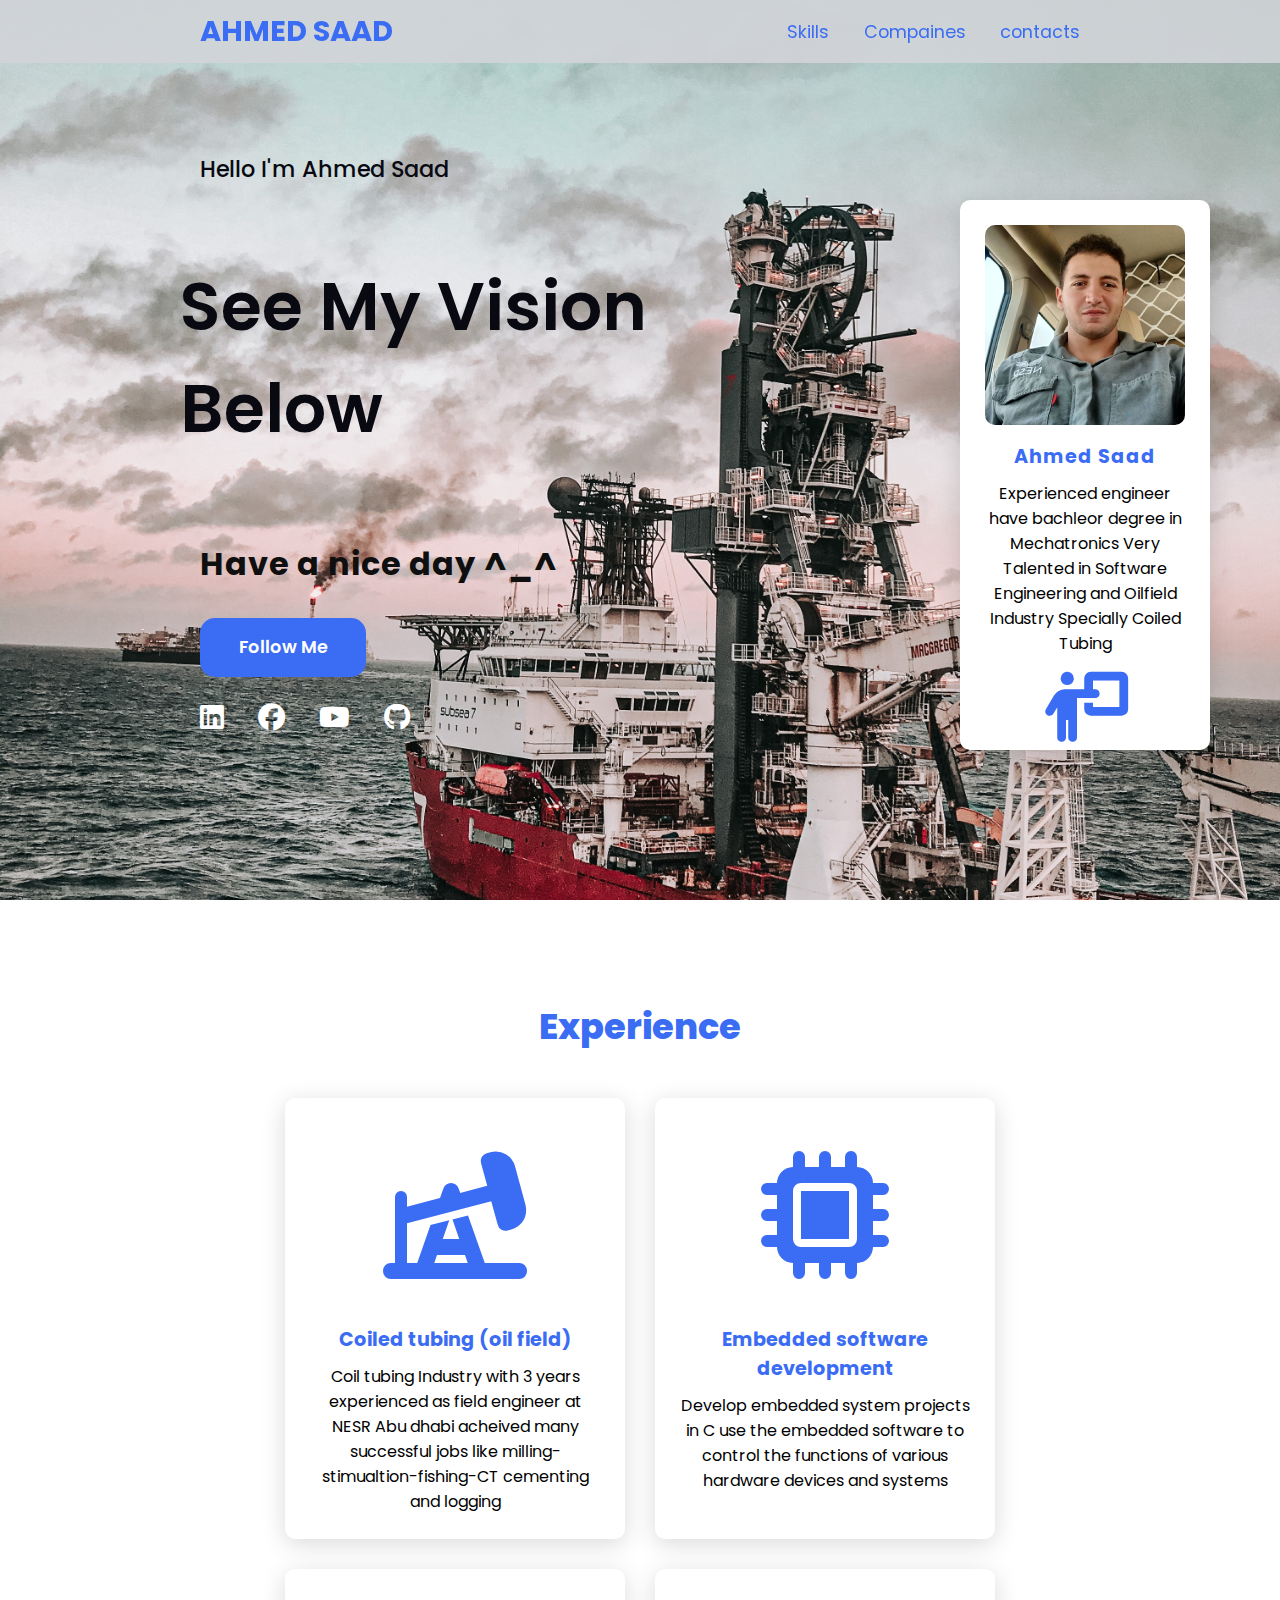
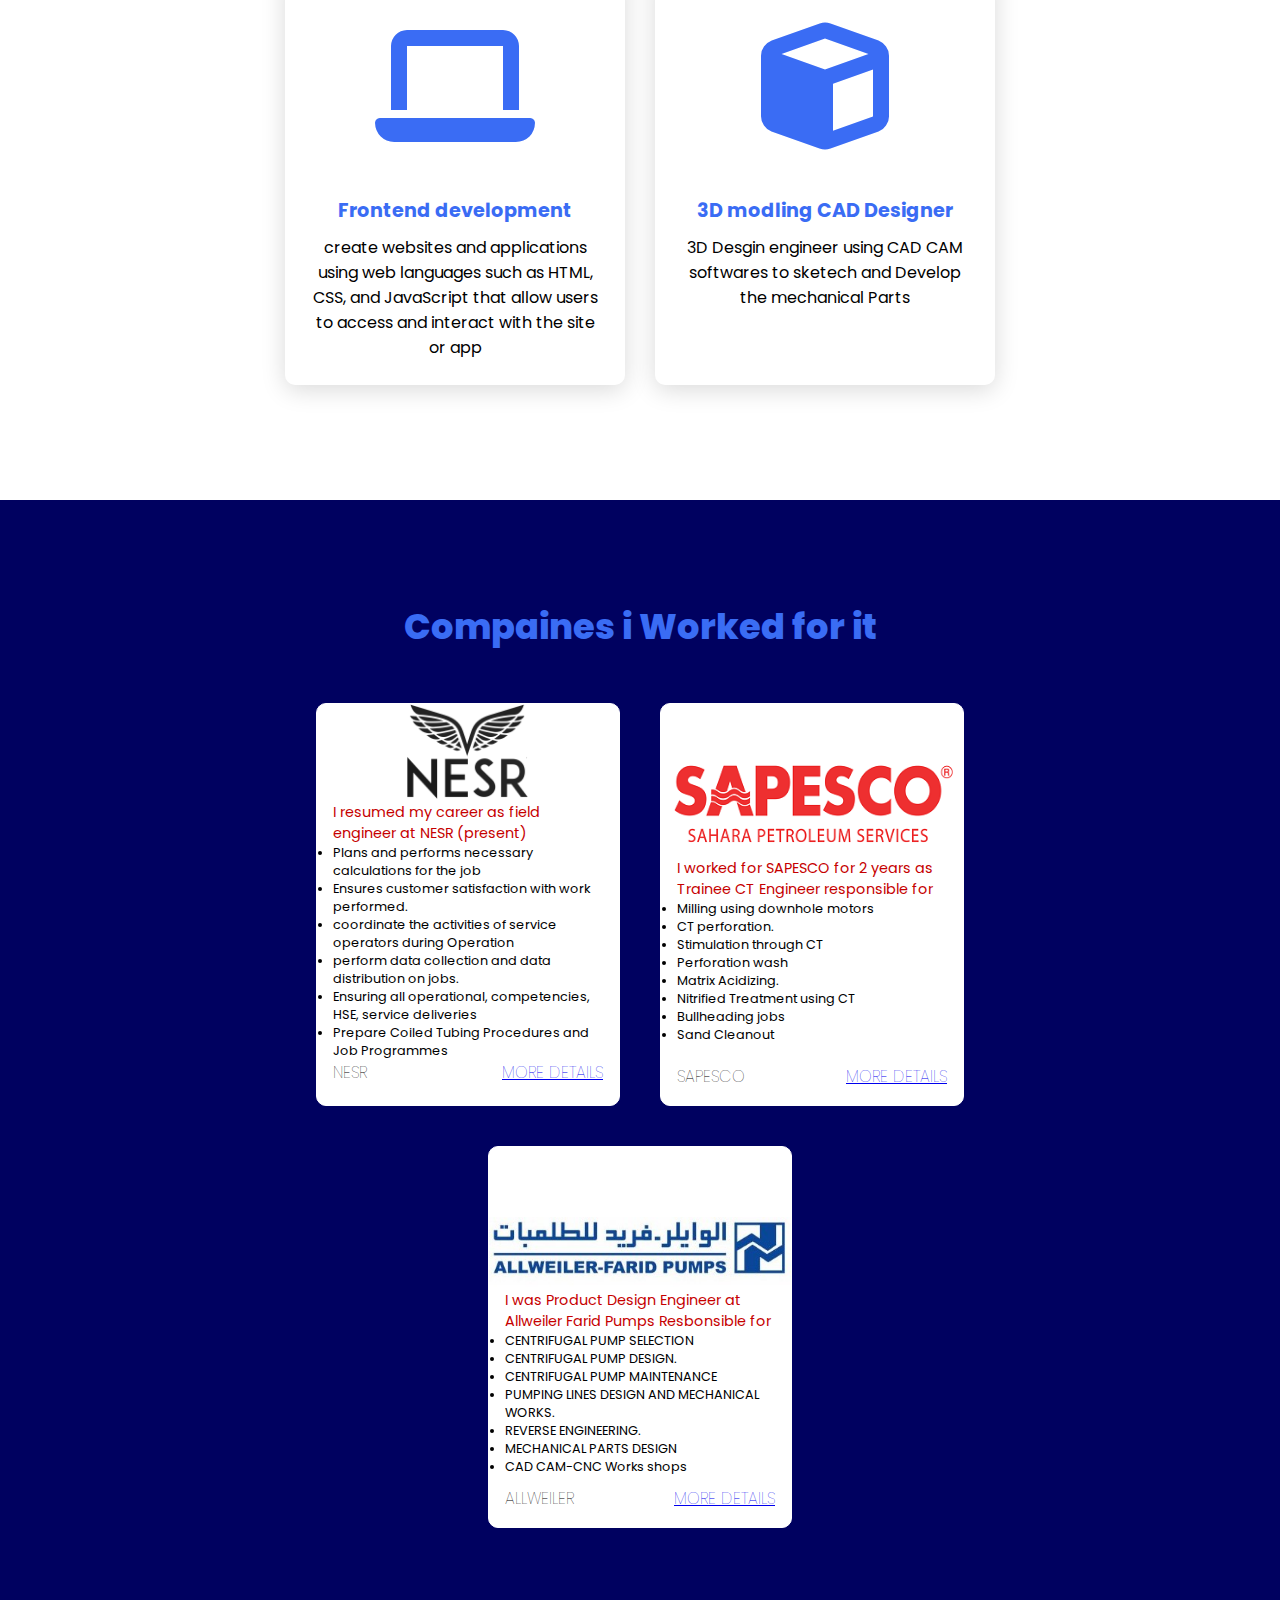
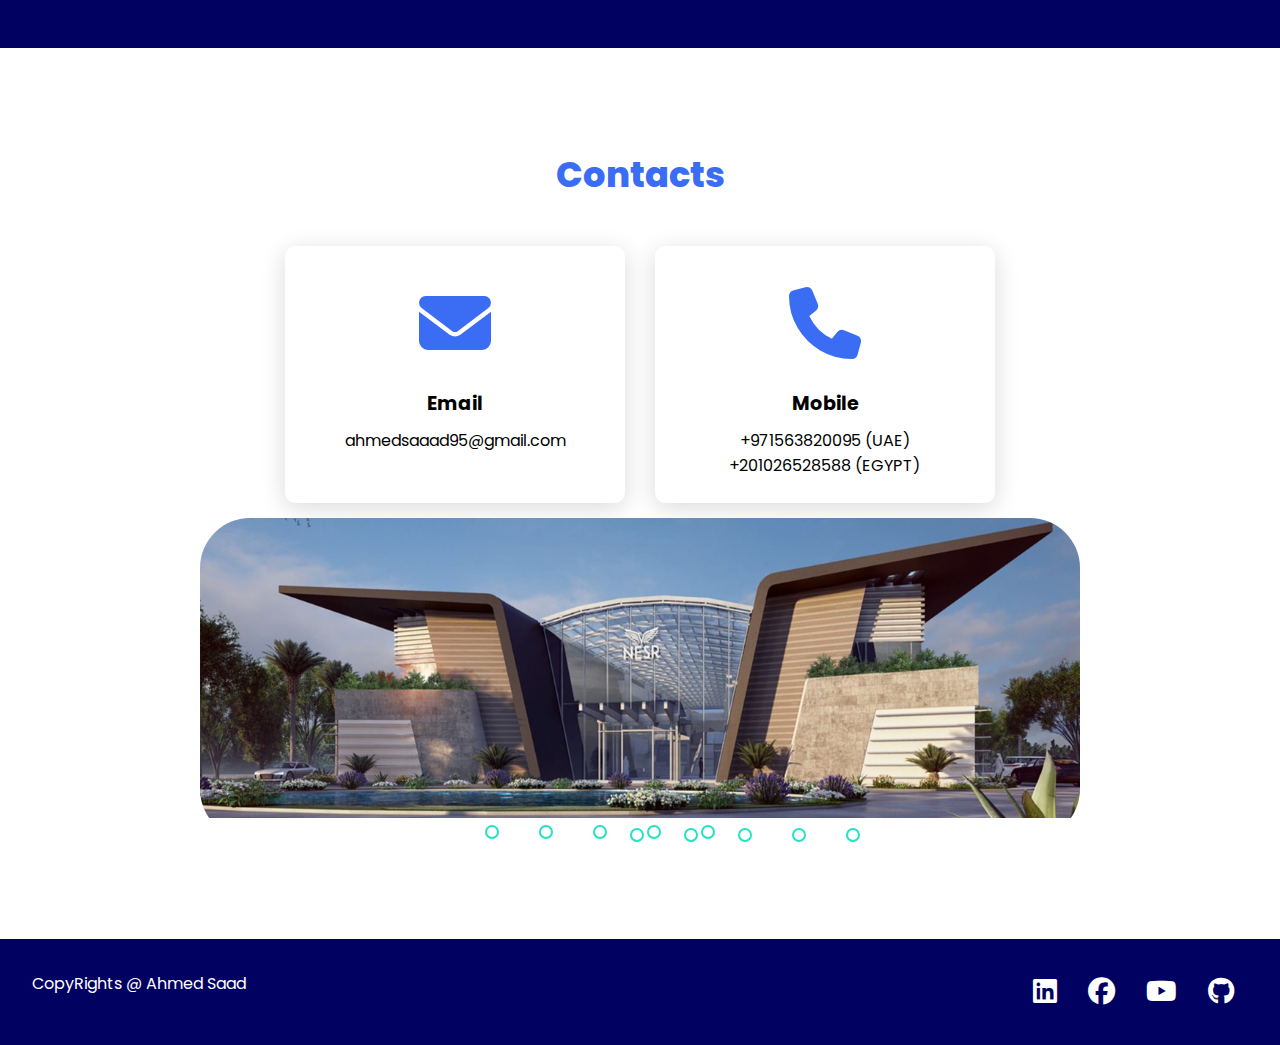
<file: index.html>
<!DOCTYPE html>
<html lang="en">

<head>
    <meta charset="UTF-8">
    <meta http-equiv="X-UA-Compatible" content="IE=edge">
    <meta name="viewport" content="width=device-width, initial-scale=1.0">
    <link rel="stylesheet" href="https://cdnjs.cloudflare.com/ajax/libs/font-awesome/6.2.0/css/all.min.css">
    <link rel="stylesheet" href="style.css">
    <title>Ahmed </title>
</head>

<body>
    <header>

        <a href="#" class=" logo">Ahmed Saad</a>
        <nav class="navigation">
            <a href="#Experience">Skills
            </a>
            <a href="#projects">Compaines</a>
            <a href="#contact">contacts</a>

        </nav>
    </header>



    <section class="main">
        <div>
            <h2>Hello I'm Ahmed Saad<br> <span> See My Vision Below</span></h2>
            <h3>Have a nice day ^_^</h3>
            <a href="#contact" class="main-btn">Follow Me </a>
            <div class="soical-icons">
                <a href="https://www.linkedin.com/in/ahmed-saad-bb700a135/"><i class="fa-brands fa-linkedin"></i></a>
                <a href="https://www.facebook.com/ahmedsaaad95"><i class="fa-brands fa-facebook"></i></a>
                <a href="https://www.youtube.com/channel/UCDzhCFOPj6256vUVlvcsp0w"><i
                        class="fa-brands fa-youtube"></i></a>
                <a href="https://github.com/ahmedsaaad95"><i class="fa-brands fa-github"></i></a>

            </div>


        </div>
        <div class="profile">

            <div class="pic">
                <img class="profile-pic" src="images/1656480989713.jpg">

            </div>
            <div class="info">
                <h3>Ahmed Saad</h3>
                <p> Experienced engineer have bachleor degree in Mechatronics Very Talented in Software Engineering and
                    Oilfield Industry Specially Coiled Tubing</p>
            </div>
            <div class="ico">
                <i class="fa-solid fa-person-chalkboard"></i>
            </div>
        </div>





    </section>
    <section class="cards" id="Experience">
        <h2 class="title">Experience</h2>
        <div class="content">
            <div class="card">
                <div class="icon">
                    <i class="fa-solid fa-oil-well"></i>
                </div>
                <div class="info">
                    <h3>Coiled tubing (oil field)</h3>
                    <p> Coil tubing Industry with 3 years experienced as field engineer at NESR Abu dhabi acheived many
                        successful jobs like milling-stimualtion-fishing-CT cementing and logging</p>
                </div>




            </div>
            <div class="card">
                <div class="icon">
                    <i class="fa-solid fa-microchip"></i>
                </div>
                <div class="info">
                    <h3>Embedded software development</h3>
                    <p> Develop embedded system projects in C use the embedded software to control the functions of
                        various hardware devices and systems </p>
                </div>



            </div>
            <div class="card">
                <div class="icon">
                    <i class="fa-solid fa-laptop"></i>
                </div>
                <div class="info">
                    <h3>Frontend development</h3>
                    <p> create websites and applications using web languages such as HTML, CSS, and JavaScript that
                        allow users to access and interact with the site or app</p>
                </div>

            </div>

            <div class="card">
                <div class="icon">
                    <i class="fa-solid fa-cube"></i>
                </div>
                <div class="info">
                    <h3>3D modling CAD Designer</h3>
                    <p> 3D Desgin engineer using CAD CAM softwares to sketech and Develop the mechanical Parts</p>
                </div>

            </div>

    </section>

    <section class="projects" id="projects">
        <h2 class="title-sec">Compaines i Worked for it</h2>
        <div class="content">
            <div class="project-card2">
                <div class="project-image">
                    <img src="images/nesr-intro.png" alt="">
                </div>
                <div class="project-info">
                    <p class="project-category">I resumed my career as field engineer at NESR (present)
                    </p>
                    <ul class="list">
                        <li>Plans and performs necessary calculations for the job
                        </li>
                        <li>Ensures customer satisfaction with work performed.</li>
                        <li>coordinate the activities of service operators during Operation

                        </li>
                        <li>perform data collection and data distribution on jobs.
                        </li>
                        <li> Ensuring all operational, competencies, HSE, service deliveries</li>
                        <li>Prepare Coiled Tubing Procedures and Job Programmes</li>


                    </ul>


                    <strong class="project-title2">
                        <span>NESR</span>
                        <a href="#" class="more-detatils">More details</details></a>

                    </strong>

                </div>

            </div>
            <div class="project-card">
                <div class="project-image2">
                    <img src="images/sapesco1.png" alt="">
                </div>
                <div class="project-info">
                    <p class="project-category">I worked for SAPESCO for 2 years as Trainee CT Engineer responsible for
                    </p>
                    <div>
                        <ul class="list">
                            <li>Milling using downhole motors
                            </li>
                            <li>CT perforation.</li>
                            <li>Stimulation through CT
                            </li>
                            <li>Perforation wash
                            </li>
                            <li>Matrix Acidizing.</li>
                            <li> Nitrified Treatment using CT
                            </li>
                            <li>Bullheading jobs</li>
                            <li>Sand Cleanout
                            </li>
                        </ul>
                    </div>
                    <strong class="project-title3">
                        <span>Sapesco</span>
                        <a href="#" class="more-detatils">More details</details></a>

                    </strong>

                </div>

            </div>
            <div class="project-card">
                <div class="project-image3">
                    <img src="images/allweiler.jpg  " alt="">
                </div>
                <div class="project-info">
                    <p class="project-category">I was Product Design Engineer at Allweiler Farid Pumps
                        Resbonsible for
                    <div>
                        <ul class="list">
                            <li>CENTRIFUGAL PUMP SELECTION</li>
                            <li>CENTRIFUGAL PUMP DESIGN.</li>
                            <li>CENTRIFUGAL PUMP MAINTENANCE</li>
                            <li>PUMPING LINES DESIGN AND MECHANICAL WORKS.
                            </li>
                            <li>REVERSE ENGINEERING.</li>
                            <li> MECHANICAL PARTS DESIGN</li>
                            <li>CAD CAM-CNC Works shops</li>
                        </ul>
                    </div>
                    </p>
                    <strong class="project-title">
                        <span>allweiler</span>
                        <a href="https://www.allweilerfarid.com/" class="more-detatils">More details</details></a>

                    </strong>

                </div>

            </div>
        </div>
    </section>
    <section class="Contact" id="contact">
        <h2 class="title">Contacts</h2>
        <div class="content">
            <div class="card">
                <div class="icon">
                    <i class="fa-solid fa-envelope"></i>
                </div>
                <div class="info">
                    <h3>Email</h3>
                    <p> ahmedsaaad95@gmail.com</p>
                </div>
            </div>
            <div class="card">
                <div class="icon">
                    <i class="fa-solid fa-phone"></i>
                </div>
                <div class="info">
                    <h3>Mobile</h3>
                    <p> +971563820095 (UAE)

                    </p>
                    <p>+201026528588 (EGYPT)</p>
                </div>
            </div>
        </div>

        <div class="slider">
            <div class="slide">
                <input type="radio" name="radio-btn" id="radio1">
                <input type="radio" name="radio-btn" id="radio2">
                <input type="radio" name="radio-btn" id="radio3">
                <input type="radio" name="radio-btn" id="radio4">
                <input type="radio" name="radio-btn" id="radio5">

                <div class="st first">
                    <img src="images/3.jpg">
                </div>
                <div class=" st">
                    <img src="images/Coiled-Tubing.jpg">
                </div>
                <div class="st">
                    <img src="images/2.jpg" alt="">
                </div>
                <div class="st">
                    <img src="images/1.jpg" alt="">
                </div>
                <div class="st">
                    <img src="images/4.jpg" alt="">
                </div>

                <div class="nav-auto">
                    <div class="a-b1"></div>
                    <div class="a-b2"></div>
                    <div class="a-b3"></div>
                    <div class="a-b4"></div>
                    <div class="a-b5"></div>

                </div>
            </div>

            <div class="nav m">
                <label for="radio1" class="m-btn"></label>
                <label for="radio2" class="m-btn"></label>
                <label for="radio3" class="m-btn"></label>
                <label for="radio4" class="m-btn"></label>
                <label for="radio5" class="m-btn"></label>


            </div>
        </div>
        <script type="text/javascript">

            var counter = 1;
            setInterval(function () {
                document.getElementById("radio" + counter).checked = true;
                counter++;
                if (counter > 4) {
                    counter = 1;
                }
            }, 4000
            );
        </script>


    </section>

    <footer class="try">
        <p class="footer-title">CopyRights @<span>
                Ahmed Saad </span></p>
        <div class="soical-icons2">
            <a href="https://www.linkedin.com/in/ahmed-saad-bb700a135/"><i class="fa-brands fa-linkedin"></i></a>
            <a href="https://www.facebook.com/ahmedsaaad95"><i class="fa-brands fa-facebook"></i></a>
            <a href="https://www.youtube.com/channel/UCDzhCFOPj6256vUVlvcsp0w"><i class="fa-brands fa-youtube"></i></a>
            <a href="https://github.com/ahmedsaaad95"><i class="fa-brands fa-github"></i></a>

        </div>


    </footer>





</body>

</html>
</file>
<file: style.css>
@import url('https://fonts.googleapis.com/css2?family=Poppins:ital,wght@0,900;1,800;1,900&display=swap');

* {
    font-family: 'Poppins', sans-serif;
    margin: 0;
    padding: 0;
    box-sizing: border-box;
    scroll-behavior: smooth;
}


header {

    background-color: rgba(209, 212, 216, 0.901);
    width: 100%;
    position: fixed;
    z-index: 999;
    display: flex;
    justify-content: space-between;
    align-items: center;
    padding: 10px 200px;

}

.logo {

    text-decoration: none;
    color: #3a6cf4;
    text-transform: uppercase;
    font-weight: 700;
    font-size: 1.8em;

}

.navigation a {
    color: #3a6cf4;
    text-decoration: none;
    font-size: 1.1em;
    padding-left: 30px;
}

.navigation a:hover {
    color: #dabdc4;

}

.logo:hover {
    color: #dabdc4;
}

section {
    padding: 100px 200px;
}

.main {
    width: 100%;
    min-height: 100vh;
    display: flex;
    align-items: center;
    background: url(images/nesr-intro.jpg) no-repeat;
    background-size: cover;
    background-position: center;
    background-attachment: fixed;


}

.main h2 {
    color: rgb(9, 9, 18);
    font-size: 1.4em;
    font-weight: 500;
    margin-top: -10px;

}

.main h2 span {
    display: inline-block;
    margin-top: 70px;
    margin-left: -20px;
    color: rgb(9, 9, 18);
    font-size: 3em;
    font-weight: 600;
}

.main h3 {
    color: rgb(15, 15, 15);
    font-size: 2em;
    font-weight: 700;
    letter-spacing: 1px;
    margin-top: 80px;
    margin-bottom: 30px;

}

.main-btn {

    color: #fff;
    background-color: #3a6cf4;
    text-decoration: none;
    font-size: 1.1em;
    font-weight: 600;
    display: inline-block;
    padding: 0.9375em 2.1875em;
    border-radius: 15px;
    margin-bottom: 20px;
    transition: 0.7s ease;



}

.main-btn:hover {
    background-color: #182851;
    transform: scale(1.1);
}

.soical-icons a {
    color: #fff;
    font-size: 1.7em;
    padding-right: 30px;
}

.title {
    display: flex;
    justify-content: center;
    color: #3a6cf4;
    font-size: 2.2em;
    font-weight: 800;
    margin-bottom: 30px;

}

.content {
    display: flex;
    justify-content: center;
    flex-direction: row;
    flex-wrap: wrap;

}

.card {
    background-color: #fff;
    width: 21.25em;
    box-shadow: 0 5px 25px rgba(1 1 1 / 15%);
    border-radius: 10px;
    padding: 25px;
    margin: 15px;
    transition: 0.7s ease;

}

.card:hover {
    transform: scale(1.1);

}

.icon {
    color: #3a6cf4;
    font-size: 8em;
    text-align: center;
}

.info {
    text-align: center;
}

.info h3 {
    color: #3a6cf4;
    font-size: 1.2em;
    margin: 10px;
}

.profile {
    background-color: rgb(255, 255, 255);
    height: 550px;
    width: 250px;
    margin-top: 50px;
    padding: 25px;
    position: relative;
    left: 130px;
    box-shadow: 0 5px 25px rgba(1 1 1 / 15%);
    border-radius: 10px;
    transition: 0.7s ease;
}

.profile:hover {
    transform: scale(1.1);

}

.profile-pic {
    width: 200px;
    height: 200px;
    border-radius: 10px;

}

.ico {
    color: #3a6cf4;
    font-size: 70px;
    text-align: center;
}

.title-sec {
    display: flex;
    justify-content: center;
    color: #3a6cf4;
    font-size: 2.2em;
    font-weight: 800;
    margin-bottom: 30px;

}


.projects {
    background-color: #000160;
}

.projects .content {

    margin-top: 30px;
}

.project-card {
    background-color: rgb(255, 255, 255);
    border: 1px solid #fff;
    min-height: 14em;
    width: 19em;
    overflow: hidden;
    border-radius: 10px;
    margin: 20px;
    transition: 0.7s ease;
}


.project-card:hover {
    transform: scale(1.1);
}

.project-card:hover .project-image {
    opacity: 0.9;

}

.project-card2 {
    background-color: rgb(255, 255, 255);
    border: 1px solid #fff;
    min-height: 19em;
    width: 19em;
    overflow: hidden;
    border-radius: 10px;
    margin: 20px;
    transition: 0.7s ease;

}


.project-card2:hover {
    transform: scale(1.1);
}

.project-card2:hover .project-image {
    opacity: 0.9;

}

.project-image img {
    width: 40%;
    position: relative;
    left: 90px;

}

.project-image2 img {
    width: 100%;
    margin-top: 50px;

}

.project-image3 img {
    width: 100%;
    margin-top: 70px;
}



.project-info {
    padding: 1em;
    margin-top: -20px;

}

.project-category {
    font-size: 0.9em;
    color: rgb(198, 0, 0);
}

.list {
    font-size: 0.8em;

}


.project-title {
    display: flex;
    justify-content: space-between;
    text-transform: uppercase;
    font-weight: 100;
    margin-top: 10px;
    position: relative;

}

.project-title2 {
    display: flex;
    justify-content: space-between;
    text-transform: uppercase;
    font-weight: 100;
    ;

}

.project-title3 {
    display: flex;
    justify-content: space-between;
    text-transform: uppercase;
    font-weight: 100;
    margin-top: 20px;



}

.more-details {
    text-decoration: none;
    color: #3a6cf4;
    margin-top: 50px;
}

.more-detatils:hover {
    color: #601cfc;
}

.Contact .icon {
    font-size: 4.5em;
}

.Contact .info h3 {
    color: #000;
}

.try {
    background-color: #000160;
    color: #fff;
    padding: 2em;
    display: flex;
    justify-content: space-between;


}

.try .soical-icons2 a {
    font-size: 1.7em;
    color: #fff;
    padding: 0.5em;
}

.slider {

    justify-content: center;
    border-radius: 50px;
    overflow: hidden;
}


.slide {
    width: 500%;
    display: flex;

}

.slide input {
    display: none;
}

.st {
    width: 20%;
    transition: 2s;
}

.st img {
    width: 100%;
    height: 300px;

}

.nav.m {
    display: flex;
    padding-right: 50px;
    margin-left: -30px;
    justify-content: center;

}

.m-btn {
    border: 2px solid #23e3c2;
    padding: 5px;
    border-radius: 10px;
    cursor: pointer;
    transition: 1s;
}

.m-btn:not(:last-child) {
    margin-right: 40px;


}

.m-btn:hover {
    background-color: #23e3c2;

}

#radio1:checked~.first {
    margin-left: 0;

}

#radio2:checked~.first {
    margin-left: -20%;

}

#radio3:checked~.first {
    margin-left: -40%;

}


#radio4:checked~.first {
    margin-left: -60%;

}

#radio5:checked~.first {
    margin-left: -80%;

}

.nav-auto {
    position: absolute;
    display: flex;
    padding-right: 50px;
    margin-left: 430px;
    justify-content: center;
    margin-top: 310px;
}

.nav-auto div {

    border: 2px solid #23e3c2;
    padding: 5px;
    border-radius: 10px;
    transition: 1s;
    justify-content: center;

}

.nav-auto div:not(:last-child) {
    margin-right: 40px;

}

#radio1:checked~.nav-auto .a-b1 {
    background-color: #23e3c2;

}

#radio2:checked~.nav-auto .a-b2 {
    background-color: #23e3c2;

}

#radio3:checked~.nav-auto .a-b3 {
    background-color: #23e3c2;

}

#radio4:checked~.nav-auto .a-b4 {
    background-color: #23e3c2;

}

#radio5:checked~.nav-auto .a-b5 {
    background-color: #23e3c2;

}
</file>
